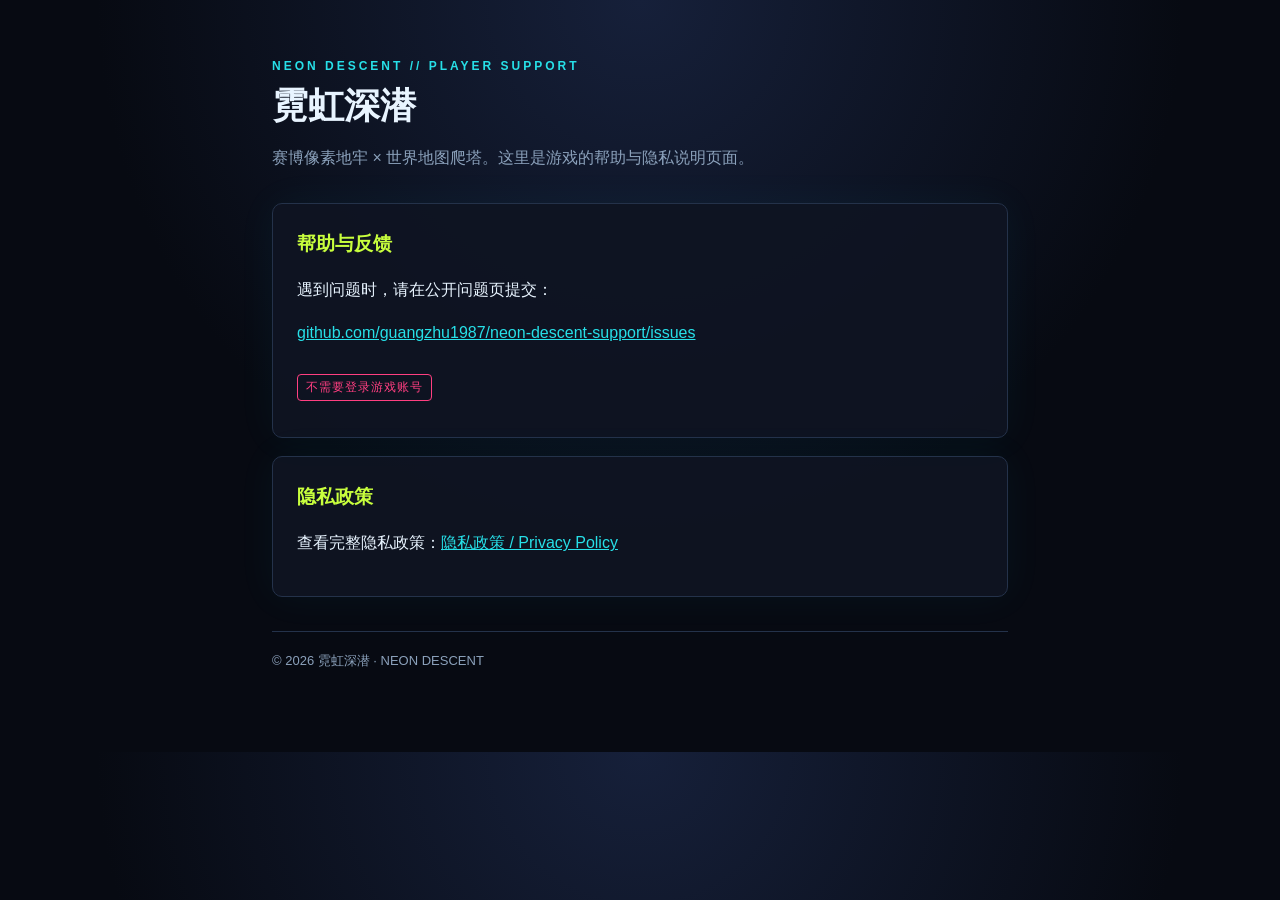
<file: index.html>
<!doctype html>
<html lang="zh-Hans">
<head><meta charset="utf-8"><meta name="viewport" content="width=device-width,initial-scale=1">
<title>霓虹深潜 · NEON DESCENT</title><link rel="stylesheet" href="style.css"></head>
<body><main>
<div class="kicker">NEON DESCENT // PLAYER SUPPORT</div>
<h1>霓虹深潜</h1>
<p class="sub">赛博像素地牢 × 世界地图爬塔。这里是游戏的帮助与隐私说明页面。</p>
<div class="card">
  <h2>帮助与反馈</h2>
  <p>遇到问题时，请在公开问题页提交：</p>
  <p><a href="https://github.com/guangzhu1987/neon-descent-support/issues">github.com/guangzhu1987/neon-descent-support/issues</a></p>
  <p class="badge">不需要登录游戏账号</p>
</div>
<div class="card">
  <h2>隐私政策</h2>
  <p>查看完整隐私政策：<a href="privacy.html">隐私政策 / Privacy Policy</a></p>
</div>
<div class="footer">© 2026 霓虹深潜 · NEON DESCENT</div>
</main></body></html>
</file>
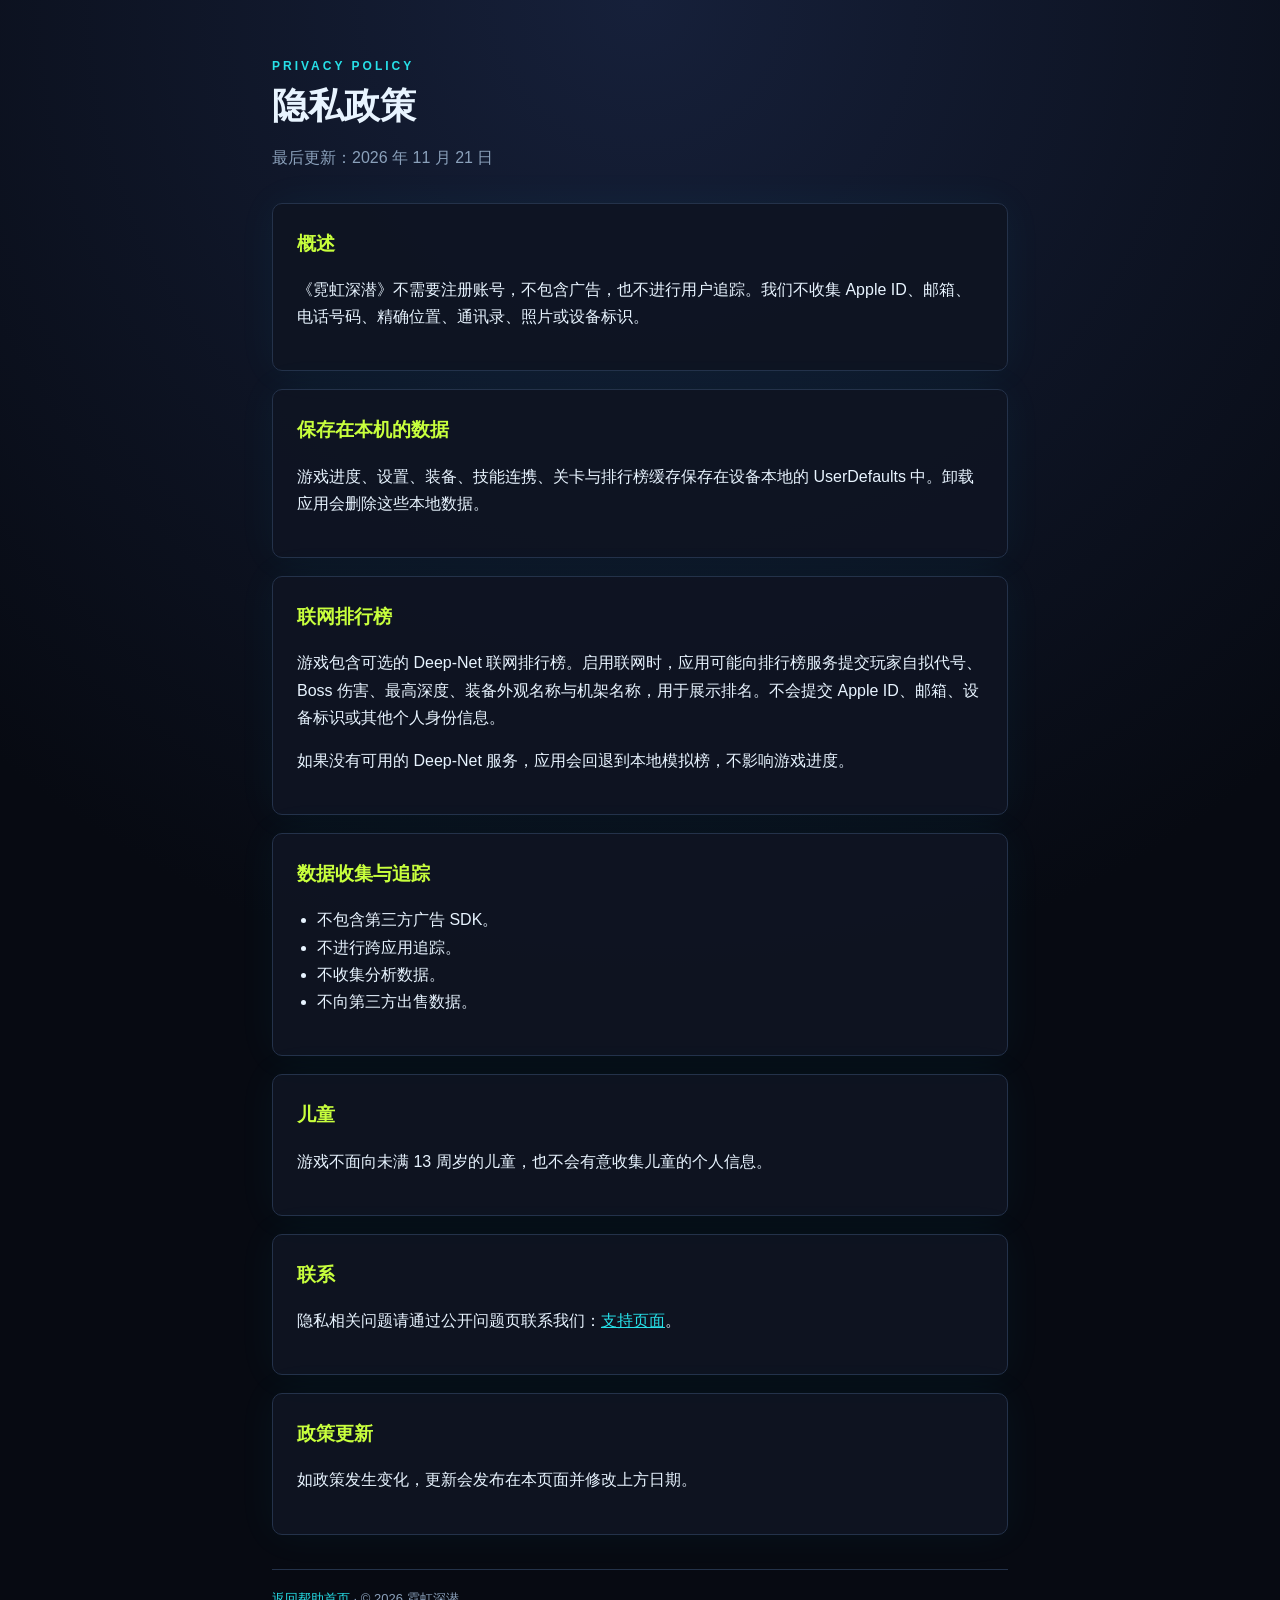
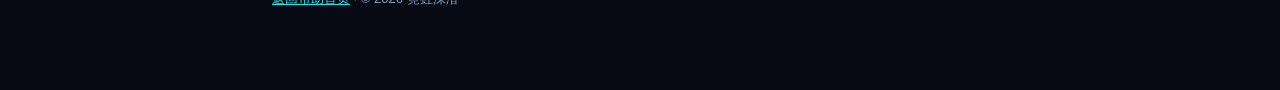
<file: privacy.html>
<!doctype html>
<html lang="zh-Hans">
<head><meta charset="utf-8"><meta name="viewport" content="width=device-width,initial-scale=1">
<title>隐私政策 · 霓虹深潜</title><link rel="stylesheet" href="style.css"></head>
<body><main>
<div class="kicker">PRIVACY POLICY</div>
<h1>隐私政策</h1>
<p class="sub">最后更新：2026 年 11 月 21 日</p>
<div class="card">
  <h2>概述</h2>
  <p>《霓虹深潜》不需要注册账号，不包含广告，也不进行用户追踪。我们不收集 Apple ID、邮箱、电话号码、精确位置、通讯录、照片或设备标识。</p>
</div>
<div class="card">
  <h2>保存在本机的数据</h2>
  <p>游戏进度、设置、装备、技能连携、关卡与排行榜缓存保存在设备本地的 UserDefaults 中。卸载应用会删除这些本地数据。</p>
</div>
<div class="card">
  <h2>联网排行榜</h2>
  <p>游戏包含可选的 Deep-Net 联网排行榜。启用联网时，应用可能向排行榜服务提交玩家自拟代号、Boss 伤害、最高深度、装备外观名称与机架名称，用于展示排名。不会提交 Apple ID、邮箱、设备标识或其他个人身份信息。</p>
  <p>如果没有可用的 Deep-Net 服务，应用会回退到本地模拟榜，不影响游戏进度。</p>
</div>
<div class="card">
  <h2>数据收集与追踪</h2>
  <ul>
    <li>不包含第三方广告 SDK。</li>
    <li>不进行跨应用追踪。</li>
    <li>不收集分析数据。</li>
    <li>不向第三方出售数据。</li>
  </ul>
</div>
<div class="card">
  <h2>儿童</h2>
  <p>游戏不面向未满 13 周岁的儿童，也不会有意收集儿童的个人信息。</p>
</div>
<div class="card">
  <h2>联系</h2>
  <p>隐私相关问题请通过公开问题页联系我们：<a href="https://github.com/guangzhu1987/neon-descent-support/issues">支持页面</a>。</p>
</div>
<div class="card">
  <h2>政策更新</h2>
  <p>如政策发生变化，更新会发布在本页面并修改上方日期。</p>
</div>
<div class="footer"><a href="index.html">返回帮助首页</a> · © 2026 霓虹深潜</div>
</main></body></html>
</file>
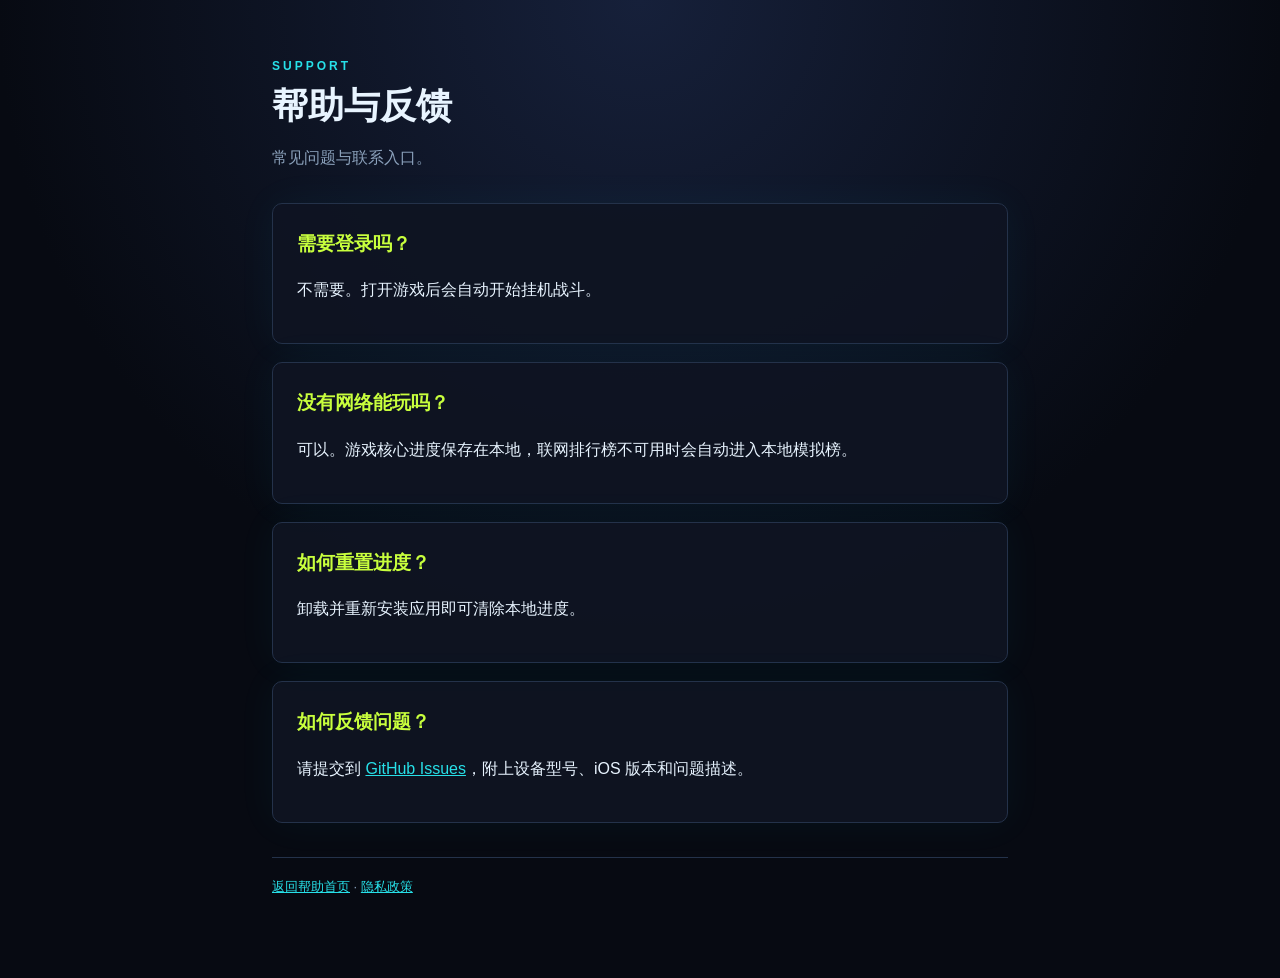
<file: support.html>
<!doctype html>
<html lang="zh-Hans">
<head><meta charset="utf-8"><meta name="viewport" content="width=device-width,initial-scale=1">
<title>帮助 · 霓虹深潜</title><link rel="stylesheet" href="style.css"></head>
<body><main>
<div class="kicker">SUPPORT</div>
<h1>帮助与反馈</h1>
<p class="sub">常见问题与联系入口。</p>
<div class="card"><h2>需要登录吗？</h2><p>不需要。打开游戏后会自动开始挂机战斗。</p></div>
<div class="card"><h2>没有网络能玩吗？</h2><p>可以。游戏核心进度保存在本地，联网排行榜不可用时会自动进入本地模拟榜。</p></div>
<div class="card"><h2>如何重置进度？</h2><p>卸载并重新安装应用即可清除本地进度。</p></div>
<div class="card"><h2>如何反馈问题？</h2><p>请提交到 <a href="https://github.com/guangzhu1987/neon-descent-support/issues">GitHub Issues</a>，附上设备型号、iOS 版本和问题描述。</p></div>
<div class="footer"><a href="index.html">返回帮助首页</a> · <a href="privacy.html">隐私政策</a></div>
</main></body></html>
</file>
<file: style.css>
:root { color-scheme: dark; --bg:#070a12; --panel:#0f1422; --line:#24324a; --text:#e8f4ff; --muted:#8ba1bb; --cyan:#27e0e8; --pink:#ff3f81; --acid:#c8ff3d; }
* { box-sizing: border-box; }
body { margin:0; background:radial-gradient(circle at 50% 0%,#16203a 0,#070a12 55%); color:var(--text); font:16px/1.7 -apple-system,BlinkMacSystemFont,"PingFang SC","Hiragino Sans GB",sans-serif; }
main { max-width:780px; margin:0 auto; padding:56px 22px 80px; }
.kicker { color:var(--cyan); font-size:12px; letter-spacing:3px; font-weight:700; }
h1 { font-size:36px; line-height:1.2; margin:8px 0 6px; }
.sub { color:var(--muted); margin-bottom:32px; }
.card { background:rgba(15,20,34,.92); border:1px solid var(--line); padding:24px; margin:18px 0; border-radius:10px; box-shadow:0 0 40px rgba(39,224,232,.05); }
h2 { font-size:19px; margin:0 0 10px; color:var(--acid); }
a { color:var(--cyan); }
ul { padding-left:20px; }
.footer { color:var(--muted); font-size:13px; margin-top:34px; border-top:1px solid var(--line); padding-top:18px; }
.badge { display:inline-block; border:1px solid var(--pink); color:var(--pink); border-radius:4px; padding:2px 8px; font-size:12px; letter-spacing:1px; }
</file>
